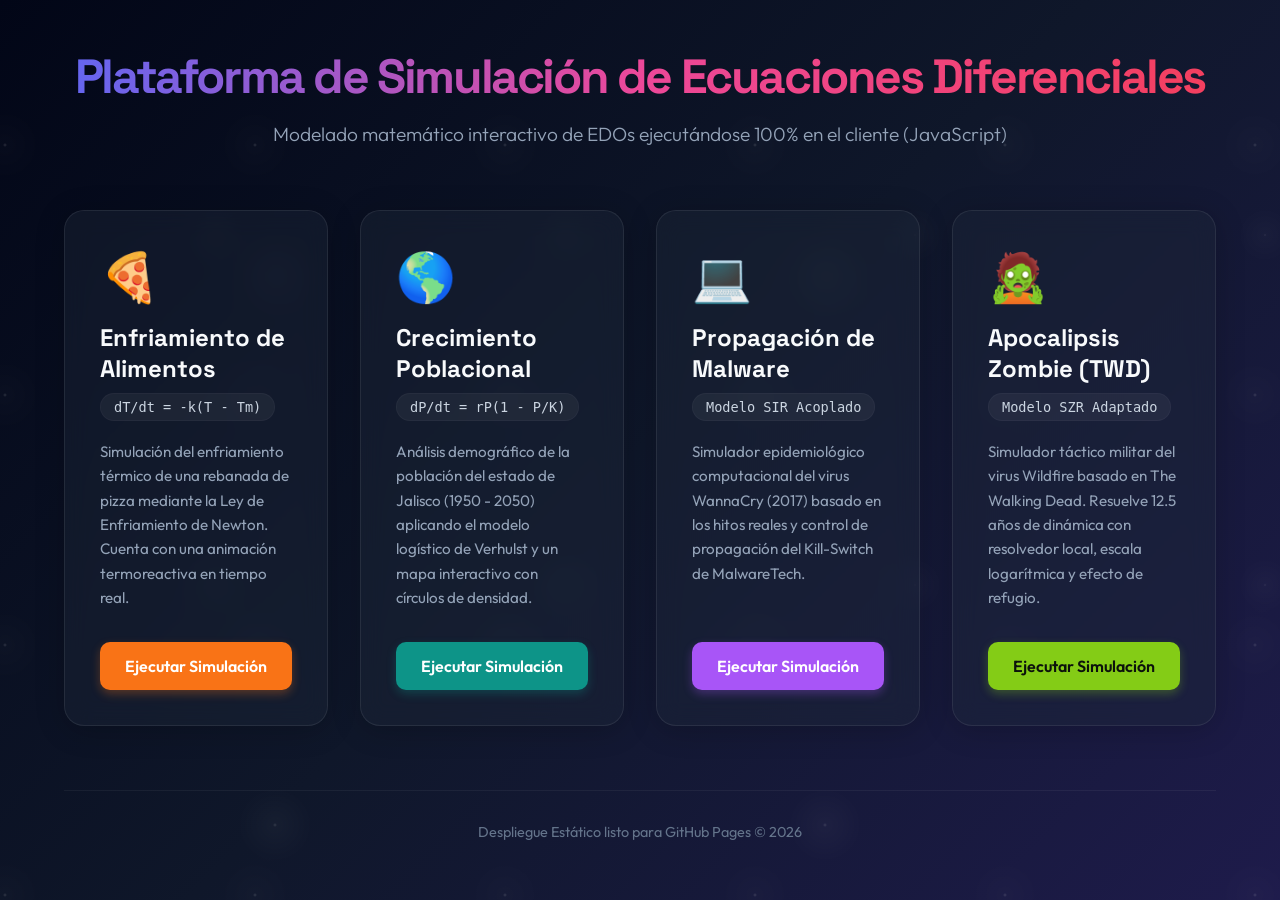
<file: docs/index.html>
<!DOCTYPE html>
<html lang="es">
<head>
    <meta charset="UTF-8">
    <meta name="viewport" content="width=device-width, initial-scale=1.0">
    <title>Hub de Simulaciones EDO - Entorno Académico</title>
    
    <!-- Hojas de estilos del home -->
    <link rel="stylesheet" href="static/css/home.css">
    <!-- Outfit y Space Grotesk Google Fonts -->
    <link href="https://fonts.googleapis.com/css2?family=Outfit:wght@300;400;600;800&family=Space+Grotesk:wght@500;700&display=swap" rel="stylesheet">
</head>
<body>
    <div class="stars"></div>
    <div class="container">
        <header>
            <h1>Plataforma de Simulación de Ecuaciones Diferenciales</h1>
            <p>Modelado matemático interactivo de EDOs ejecutándose 100% en el cliente (JavaScript)</p>
        </header>

        <!-- Grid de Tarjetas (Cards) para las 4 simulaciones -->
        <main class="grid-cards">
            <!-- Tarjeta 1: Enfriamiento de Newton -->
            <div class="card card-cooling">
                <div class="card-icon">🍕</div>
                <h2>Enfriamiento de Alimentos</h2>
                <div class="edo-tag">dT/dt = -k(T - Tm)</div>
                <p>Simulación del enfriamiento térmico de una rebanada de pizza mediante la Ley de Enfriamiento de Newton. Cuenta con una animación termoreactiva en tiempo real.</p>
                <a href="enfriamiento/index.html" class="btn btn-cooling">Ejecutar Simulación</a>
            </div>

            <!-- Tarjeta 2: Crecimiento Logístico -->
            <div class="card card-population">
                <div class="card-icon">🌎</div>
                <h2>Crecimiento Poblacional</h2>
                <div class="edo-tag">dP/dt = rP(1 - P/K)</div>
                <p>Análisis demográfico de la población del estado de Jalisco (1950 - 2050) aplicando el modelo logístico de Verhulst y un mapa interactivo con círculos de densidad.</p>
                <a href="poblacion/index.html" class="btn btn-population">Ejecutar Simulación</a>
            </div>

            <!-- Tarjeta 3: Malware WannaCry (SIR) -->
            <div class="card card-virus">
                <div class="card-icon">💻</div>
                <h2>Propagación de Malware</h2>
                <div class="edo-tag">Modelo SIR Acoplado</div>
                <p>Simulador epidemiológico computacional del virus WannaCry (2017) basado en los hitos reales y control de propagación del Kill-Switch de MalwareTech.</p>
                <a href="virus/index.html" class="btn btn-virus">Ejecutar Simulación</a>
            </div>

            <!-- Tarjeta 4: Brotes Zombies (TWD) -->
            <div class="card card-zombies">
                <div class="card-icon">🧟</div>
                <h2>Apocalipsis Zombie (TWD)</h2>
                <div class="edo-tag">Modelo SZR Adaptado</div>
                <p>Simulador táctico militar del virus Wildfire basado en The Walking Dead. Resuelve 12.5 años de dinámica con resolvedor local, escala logarítmica y efecto de refugio.</p>
                <a href="zombies/index.html" class="btn btn-zombies">Ejecutar Simulación</a>
            </div>
        </main>

        <footer>
            <p>Despliegue Estático listo para GitHub Pages &copy; 2026</p>
        </footer>
    </div>
</body>
</html>
</file>
<file: docs/static/css/home.css>
/* Estilos para el Menú Principal (Hub de Simulaciones) */

* {
    margin: 0;
    padding: 0;
    box-sizing: border-box;
}

body {
    background: linear-gradient(135deg, #020617 0%, #0f172a 50%, #1e1b4b 100%);
    color: #f8fafc;
    min-height: 100vh;
    font-family: 'Outfit', sans-serif;
    overflow-x: hidden;
    position: relative;
}

/* Efecto sutil de fondo estrellado */
.stars {
    position: absolute;
    top: 0;
    left: 0;
    width: 100%;
    height: 100%;
    background-image: 
        radial-gradient(white, rgba(255,255,255,.2) 2px, transparent 40px),
        radial-gradient(white, rgba(255,255,255,.15) 1px, transparent 30px),
        radial-gradient(white, rgba(255,255,255,.1) 2px, transparent 40px);
    background-size: 550px 550px, 350px 350px, 250px 250px;
    background-position: 0 0, 40px 60px, 130px 270px;
    opacity: 0.15;
    z-index: 0;
    pointer-events: none;
}

.container {
    max-width: 1200px;
    margin: 0 auto;
    padding: 3rem 1.5rem;
    position: relative;
    z-index: 1;
}

/* Header */
header {
    text-align: center;
    margin-bottom: 4rem;
}

header h1 {
    font-family: 'Space Grotesk', sans-serif;
    font-size: 3rem;
    font-weight: 800;
    background: linear-gradient(to right, #6366f1, #ec4899, #f43f5e);
    -webkit-background-clip: text;
    -webkit-text-fill-color: transparent;
    margin-bottom: 1rem;
    letter-spacing: -0.05em;
    line-height: 1.2;
}

header p {
    color: #94a3b8;
    font-size: 1.2rem;
    max-width: 800px;
    margin: 0 auto;
    font-weight: 300;
}

/* Grid de Tarjetas */
.grid-cards {
    display: grid;
    grid-template-columns: repeat(auto-fit, minmax(260px, 1fr));
    gap: 2rem;
    margin-bottom: 4rem;
}

/* Tarjeta (Card) */
.card {
    background: rgba(30, 41, 59, 0.4);
    border: 1px solid rgba(255, 255, 255, 0.08);
    backdrop-filter: blur(12px);
    -webkit-backdrop-filter: blur(12px);
    border-radius: 20px;
    padding: 2.2rem;
    display: flex;
    flex-direction: column;
    transition: all 0.4s cubic-bezier(0.4, 0, 0.2, 1);
    box-shadow: 0 4px 30px rgba(0, 0, 0, 0.2);
}

.card:hover {
    transform: translateY(-8px);
    border-color: rgba(255, 255, 255, 0.18);
    box-shadow: 0 10px 40px rgba(0, 0, 0, 0.4);
}

/* Iconos y Detalles */
.card-icon {
    font-size: 3rem;
    margin-bottom: 1rem;
}

.card h2 {
    font-family: 'Space Grotesk', sans-serif;
    font-size: 1.5rem;
    margin-bottom: 0.6rem;
    font-weight: 700;
}

.edo-tag {
    font-family: monospace;
    font-size: 0.85rem;
    background: rgba(255, 255, 255, 0.05);
    padding: 0.3rem 0.8rem;
    border-radius: 9999px;
    width: fit-content;
    color: #cbd5e1;
    margin-bottom: 1.2rem;
    border: 1px solid rgba(255,255,255,0.03);
}

.card p {
    color: #94a3b8;
    font-size: 0.95rem;
    line-height: 1.6;
    margin-bottom: 2rem;
    flex-grow: 1;
}

/* Botones con colores específicos */
.btn {
    display: block;
    text-align: center;
    padding: 0.85rem;
    border-radius: 10px;
    font-weight: 600;
    text-decoration: none;
    transition: all 0.3s ease;
}

/* Proyecto 1: Enfriamiento */
.card-cooling:hover {
    box-shadow: 0 10px 40px rgba(249, 115, 22, 0.15);
    border-color: rgba(249, 115, 22, 0.3);
}
.btn-cooling {
    background: #f97316;
    color: white;
    box-shadow: 0 4px 10px rgba(249, 115, 22, 0.3);
}
.btn-cooling:hover {
    background: #ea580c;
    box-shadow: 0 6px 16px rgba(249, 115, 22, 0.5);
}

/* Proyecto 2: Población */
.card-population:hover {
    box-shadow: 0 10px 40px rgba(13, 148, 136, 0.15);
    border-color: rgba(13, 148, 136, 0.3);
}
.btn-population {
    background: #0d9488;
    color: white;
    box-shadow: 0 4px 10px rgba(13, 148, 136, 0.3);
}
.btn-population:hover {
    background: #0f766e;
    box-shadow: 0 6px 16px rgba(13, 148, 136, 0.5);
}

/* Proyecto 3: Virus */
.card-virus:hover {
    box-shadow: 0 10px 40px rgba(168, 85, 247, 0.15);
    border-color: rgba(168, 85, 247, 0.3);
}
.btn-virus {
    background: #a855f7;
    color: white;
    box-shadow: 0 4px 10px rgba(168, 85, 247, 0.3);
}
.btn-virus:hover {
    background: #9333ea;
    box-shadow: 0 6px 16px rgba(168, 85, 247, 0.5);
}

/* Proyecto 4: Zombies */
.card-zombies:hover {
    box-shadow: 0 10px 40px rgba(132, 204, 22, 0.15);
    border-color: rgba(132, 204, 22, 0.3);
}
.btn-zombies {
    background: #84cc16;
    color: #0c120c;
    box-shadow: 0 4px 10px rgba(132, 204, 22, 0.3);
}
.btn-zombies:hover {
    background: #65a30d;
    box-shadow: 0 6px 16px rgba(132, 204, 22, 0.5);
}

/* Footer */
footer {
    text-align: center;
    border-top: 1px solid rgba(255, 255, 255, 0.05);
    padding-top: 2rem;
    color: #64748b;
    font-size: 0.9rem;
}
</file>
